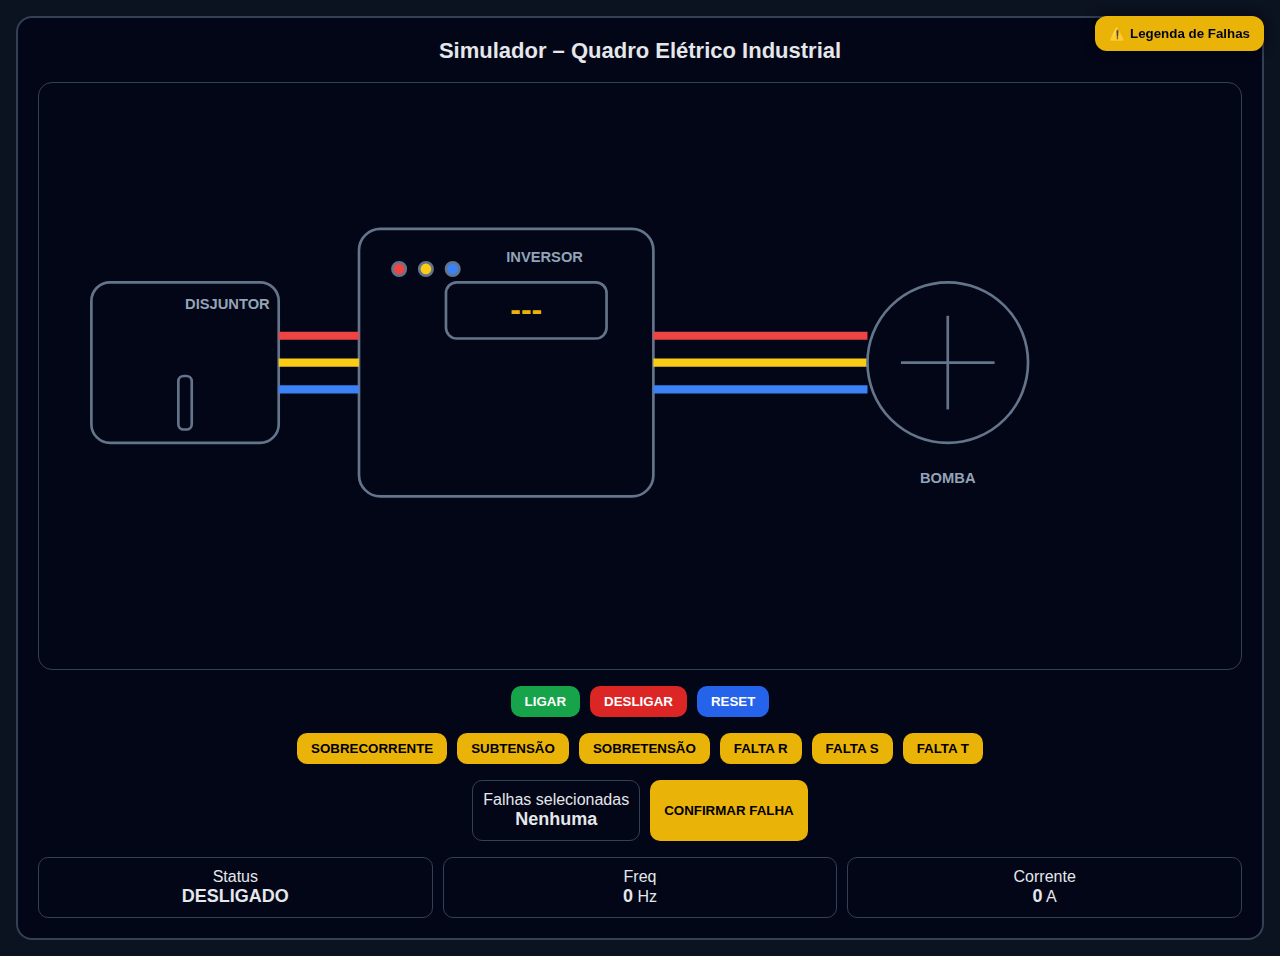
<file: index.html>
<!DOCTYPE html>
<html lang="pt-BR">
<head>
<meta charset="UTF-8">
<title>Simulador Quadro Elétrico</title>
<link rel="stylesheet" href="style.css">
</head>
<body>

<!-- BOTÃO DA LEGENDA -->
<button id="legendBtn">⚠️ Legenda de Falhas</button>

<!-- BLACKOUT (CAMADA GLOBAL) -->
<div id="blackout"
     style="
       position:fixed;
       inset:0;
       background:#000;
       opacity:0;
       pointer-events:none;
       z-index:2000;
     ">
</div>

<div class="wrapper">
  <div class="panel">

    <h2>Simulador – Quadro Elétrico Industrial</h2>

    <div class="layout">

<!-- SIMULADOR -->
<div class="sim">

  <!-- PALCO FIXO DO DESENHO -->
  <div class="sim-stage" style="position:relative">

    <!-- OBJETO ÚNICO RESPONSIVO -->
    <svg class="sim-core"
         viewBox="0 0 860 420"
         preserveAspectRatio="xMidYMid meet">

      <!-- DISJUNTOR -->
      <rect x="20" y="140" width="140" height="120" rx="14"/>
      <text x="90" y="160" class="label">DISJUNTOR</text>
      <rect id="lever" x="85" y="210" width="10" height="40" rx="4"/>

      <!-- INVERSOR -->
      <rect x="220" y="100" width="220" height="200" rx="16"/>
      <text x="330" y="125" class="label">INVERSOR</text>

      <!-- VISOR -->
      <rect x="285" y="140" width="120" height="42" rx="8"/>
      <text id="errCode" x="345" y="168" text-anchor="middle">---</text>

      <!-- LED FASES -->
      <circle id="ledR" cx="250" cy="130" r="5"/>
      <circle id="ledS" cx="270" cy="130" r="5"/>
      <circle id="ledT" cx="290" cy="130" r="5"/>

      <!-- CABOS -->
      <line x1="160" y1="180" x2="220" y2="180" class="phaseR"/>
      <line x1="160" y1="200" x2="220" y2="200" class="phaseS"/>
      <line x1="160" y1="220" x2="220" y2="220" class="phaseT"/>

      <line x1="440" y1="180" x2="600" y2="180" class="phaseR"/>
      <line x1="440" y1="200" x2="600" y2="200" class="phaseS"/>
      <line x1="440" y1="220" x2="600" y2="220" class="phaseT"/>

      <!-- ENERGIA -->
      <line id="rInE"  x1="160" y1="180" x2="220" y2="180" class="energy"/>
      <line id="sInE"  x1="160" y1="200" x2="220" y2="200" class="energy"/>
      <line id="tInE"  x1="160" y1="220" x2="220" y2="220" class="energy"/>

      <line id="rOutE" x1="440" y1="180" x2="600" y2="180" class="energy"/>
      <line id="sOutE" x1="440" y1="200" x2="600" y2="200" class="energy"/>
      <line id="tOutE" x1="440" y1="220" x2="600" y2="220" class="energy"/>

      <!-- FAÍSCA -->
      <circle id="spark"
              cx="440"
              cy="200"
              r="6"
              fill="#fde047"
              style="display:none"/>

      <!-- FUMAÇA -->
      <g id="smoke" style="display:none">
        <circle cx="440" cy="185" r="10" fill="rgba(156,163,175,0.6)"/>
        <circle cx="455" cy="175" r="8"  fill="rgba(156,163,175,0.5)"/>
        <circle cx="425" cy="175" r="9"  fill="rgba(156,163,175,0.4)"/>
      </g>

      <!-- BOMBA -->
      <circle cx="660" cy="200" r="60"/>
      <line id="imp1" x1="660" y1="165" x2="660" y2="235"/>
      <line id="imp2" x1="625" y1="200" x2="695" y2="200"/>
      <text x="660" y="290" text-anchor="middle" class="label">BOMBA</text>

    </svg>
  </div>

  <!-- CONTROLES -->
  <div class="btns">
    <button class="start" onclick="start()">LIGAR</button>
    <button class="stop" onclick="stop()">DESLIGAR</button>
    <button class="reset" onclick="resetAll()">RESET</button>
  </div>

  <!-- SELEÇÃO DE FALHAS -->
  <div class="btns">
    <button class="fault" onclick="setFault('OC')">SOBRECORRENTE</button>
    <button class="fault" onclick="setFault('UV')">SUBTENSÃO</button>
    <button class="fault" onclick="setFault('OV')">SOBRETENSÃO</button>
    <button class="fault" onclick="setFault('FR')">FALTA R</button>
    <button class="fault" onclick="setFault('FS')">FALTA S</button>
    <button class="fault" onclick="setFault('FT')">FALTA T</button>
  </div>

  <!-- CONFIRMAÇÃO DE FALHAS -->
  <div class="btns">
    <div class="reading">
      Falhas selecionadas<br>
      <span id="faultView">Nenhuma</span>
    </div>

    <button class="fault confirm" onclick="confirmFault()">
      CONFIRMAR FALHA
    </button>
  </div>

  <!-- LEITURAS -->
  <div class="readings">
    <div class="reading">Status<br><span id="statusEl">DESLIGADO</span></div>
    <div class="reading">Freq<br><span id="freqEl">0</span> Hz</div>
    <div class="reading">Corrente<br><span id="ampEl">0</span> A</div>
  </div>

</div>

<!-- LEGENDA -->
<div class="fault-list" id="legendBox">
  <h3>Legenda de Falhas</h3>
  <ul>
    <li><strong>E101</strong> – Sobrecorrente</li>
    <li><strong>E102</strong> – Subtensão</li>
    <li><strong>E103</strong> – Sobretensão</li>
    <li><strong>E201</strong> – Falta fase R</li>
    <li><strong>E202</strong> – Falta fase S</li>
    <li><strong>E203</strong> – Falta fase T</li>
    <li><strong>E204–E206</strong> – Duas fases ausentes</li>
    <li><strong>E207</strong> – Falta total de fases</li>
    <li><strong>E301–E303</strong> – Falta + sobrecorrente</li>
    <li><strong>E999</strong> – Falha múltipla</li>
  </ul>
</div>

<script src="script.js"></script>
</body>
</html>
</file>
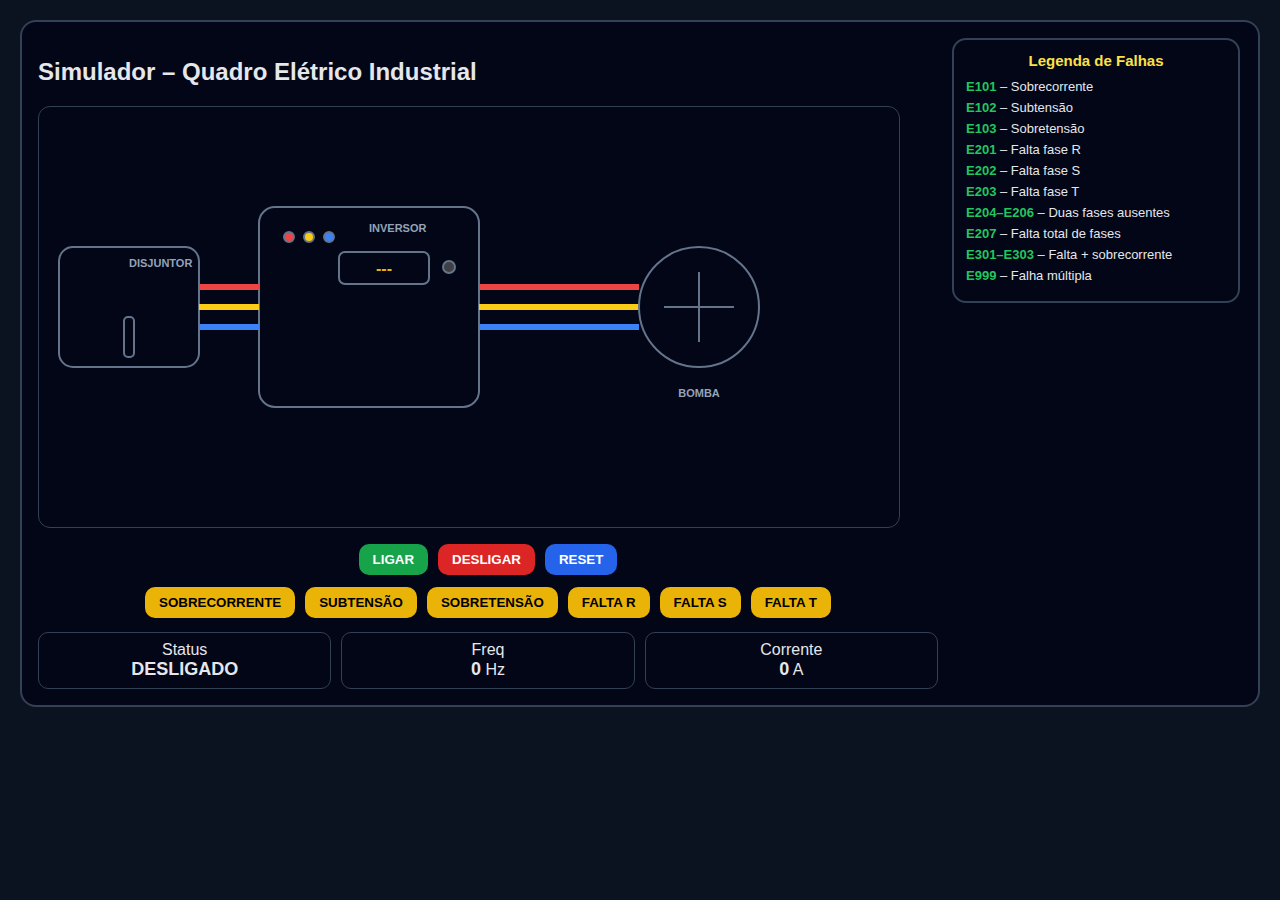
<file: Simulador de Campo/index.html>
<!DOCTYPE html>
<html lang="pt-BR">
<head>
<meta charset="UTF-8">
<title>Simulador Soft Start</title>
<link rel="stylesheet" href="style.css">
</head>
<body>

<div class="wrapper">
<div class="panel layout">

<div class="sim">

<h2>Simulador – Quadro Elétrico Industrial</h2>

<svg width="860" height="420">

  <!-- DISJUNTOR -->
  <rect x="20" y="140" width="140" height="120" rx="14"/>
  <text x="90" y="160" class="label">DISJUNTOR</text>
  <rect id="lever" x="85" y="210" width="10" height="40" rx="4"/>

  <!-- INVERSOR -->
  <rect x="220" y="100" width="220" height="200" rx="16"/>
  <text x="330" y="125" class="label">INVERSOR</text>

  <!-- VISOR ERRO -->
  <rect x="300" y="145" width="90" height="32" rx="6"/>
  <text id="errCode" x="345" y="167" text-anchor="middle">---</text>

  <!-- LED FALHA -->
  <circle id="ledFault" cx="410" cy="160" r="6"/>

  <!-- LED FASES -->
  <circle id="ledR" cx="250" cy="130" r="5"/>
  <circle id="ledS" cx="270" cy="130" r="5"/>
  <circle id="ledT" cx="290" cy="130" r="5"/>

  <!-- CABOS -->
  <line x1="160" y1="180" x2="220" y2="180" class="phaseR"/>
  <line x1="160" y1="200" x2="220" y2="200" class="phaseS"/>
  <line x1="160" y1="220" x2="220" y2="220" class="phaseT"/>

  <line x1="440" y1="180" x2="600" y2="180" class="phaseR"/>
  <line x1="440" y1="200" x2="600" y2="200" class="phaseS"/>
  <line x1="440" y1="220" x2="600" y2="220" class="phaseT"/>

  <!-- ENERGIA -->
  <line id="rInE"  x1="160" y1="180" x2="220" y2="180" class="energy"/>
  <line id="sInE"  x1="160" y1="200" x2="220" y2="200" class="energy"/>
  <line id="tInE"  x1="160" y1="220" x2="220" y2="220" class="energy"/>

  <line id="rOutE" x1="440" y1="180" x2="600" y2="180" class="energy"/>
  <line id="sOutE" x1="440" y1="200" x2="600" y2="200" class="energy"/>
  <line id="tOutE" x1="440" y1="220" x2="600" y2="220" class="energy"/>

  <!-- FAÍSCA -->
  <circle id="spark" cx="440" cy="200" r="6" fill="#fde047" style="display:none"/>

  <!-- BOMBA -->
  <circle cx="660" cy="200" r="60"/>
  <line id="imp1" x1="660" y1="165" x2="660" y2="235"/>
  <line id="imp2" x1="625" y1="200" x2="695" y2="200"/>
  <text x="660" y="290" text-anchor="middle" class="label">BOMBA</text>

</svg>

<div class="btns">
  <button class="start" onclick="start()">LIGAR</button>
  <button class="stop" onclick="stop()">DESLIGAR</button>
  <button class="reset" onclick="resetAll()">RESET</button>
</div>

<div class="btns">
  <button class="fault" onclick="setFault('OC')">SOBRECORRENTE</button>
  <button class="fault" onclick="setFault('UV')">SUBTENSÃO</button>
  <button class="fault" onclick="setFault('OV')">SOBRETENSÃO</button>
  <button class="fault" onclick="setFault('FR')">FALTA R</button>
  <button class="fault" onclick="setFault('FS')">FALTA S</button>
  <button class="fault" onclick="setFault('FT')">FALTA T</button>
</div>

<div class="readings">
  <div class="reading">Status<br><span id="statusEl">DESLIGADO</span></div>
  <div class="reading">Freq<br><span id="freqEl">0</span> Hz</div>
  <div class="reading">Corrente<br><span id="ampEl">0</span> A</div>
</div>

</div>

<!-- LEGENDA -->
<div class="fault-list">
  <h3>Legenda de Falhas</h3>
  <ul>
    <li><strong>E101</strong> – Sobrecorrente</li>
    <li><strong>E102</strong> – Subtensão</li>
    <li><strong>E103</strong> – Sobretensão</li>
    <li><strong>E201</strong> – Falta fase R</li>
    <li><strong>E202</strong> – Falta fase S</li>
    <li><strong>E203</strong> – Falta fase T</li>
    <li><strong>E204–E206</strong> – Duas fases ausentes</li>
    <li><strong>E207</strong> – Falta total de fases</li>
    <li><strong>E301–E303</strong> – Falta + sobrecorrente</li>
    <li><strong>E999</strong> – Falha múltipla</li>
  </ul>
</div>

</div>
</div>

<script src="script.js"></script>
</body>
</html>
</file>
<file: style.css>
/* ================= BASE ================= */

body{
  margin:0;
  background:#0b1220;
  color:#e5e7eb;
  font-family:Arial;
  overflow-x:hidden;
}

/* ================= WRAPPER ================= */

.wrapper{
  padding:16px;
  min-height:100vh;
  box-sizing:border-box;
}

/* ================= PAINEL ================= */

.panel{
  background:#020617;
  border:2px solid #334155;
  border-radius:16px;
  padding:20px;
  margin:auto;
  max-width:1400px;
}

/* ================= TÍTULO ================= */

.panel h2{
  margin:0 0 18px;
  text-align:center;
  font-size:22px;
}

/* ================= LAYOUT ================= */

.layout{
  display:flex;
  justify-content:center;
}

/* ================= SIMULADOR ================= */

.sim{
  width:100%;
  display:flex;
  flex-direction:column;
  align-items:center;
  gap:16px;
}

/* ================= BLOCO ESCALÁVEL REAL ================= */

.sim-scale{
  width:900px;
  max-width:100%;
  transform-origin: top center;
  display:flex;
  flex-direction:column;
  align-items:center;
  gap:14px;
}

/* ================= PALCO ================= */

.sim-stage{
  width:100%;
  aspect-ratio: 860 / 420;
  background:#020617;
  border:1px solid #334155;
  border-radius:14px;
  display:flex;
  align-items:center;
  justify-content:center;
  padding:12px;
  box-sizing:border-box;
  position:relative;
  overflow:hidden;
}

/* ================= SVG ================= */

.sim-core{
  width:100%;
  height:100%;
  display:block;
}

/* ================= DESENHO ================= */

rect,circle,line{
  stroke:#64748b;
  fill:none;
  stroke-width:2;
}

.label{
  fill:#94a3b8;
  font-size:11px;
  font-weight:bold;
}

.phaseR{stroke:#ef4444;stroke-width:6}
.phaseS{stroke:#facc15;stroke-width:6}
.phaseT{stroke:#3b82f6;stroke-width:6}

/* ================= ENERGIA ================= */

.energy{
  stroke:#fde047;
  stroke-width:4;
  stroke-dasharray:2 14;
  animation:flow .6s linear infinite;
  display:none;
}

@keyframes flow{
  to{stroke-dashoffset:-16}
}

/* ================= VISOR / LEDS ================= */

#errCode{
  fill:#eab308;
  font-weight:bold;
  font-size:24px;
}

#ledFault{fill:#3f3f46}
#ledR{fill:#ef4444}
#ledS{fill:#facc15}
#ledT{fill:#3b82f6}

/* ================= FAÍSCA (NOVO – REALISTA) ================= */

.spark-line{
  stroke:#fde047;
  stroke-width:1.2;
  stroke-linecap:round;
  filter:
    drop-shadow(0 0 2px #fde047)
    drop-shadow(0 0 6px #fde047);
  opacity:.9;
  animation:sparkFade .18s linear forwards;
}

@keyframes sparkFade{
  to{ opacity:0; }
}

/* ================= FUMAÇA (NOVO – REALISTA) ================= */

.smoke-puff{
  fill:#9ca3af;
  opacity:.35;
  filter:blur(8px);
  animation:smokeRise 3.5s ease-out forwards;
}

@keyframes smokeRise{
  0%{
    transform:translateY(0) scale(1);
    opacity:.35;
  }
  100%{
    transform:translateY(-35px) scale(1.3);
    opacity:0;
  }
}

/* ================= BLACKOUT ================= */

#blackout{
  position:absolute;
  inset:0;
  background:#020617;
  opacity:0;
  pointer-events:none;
  z-index:50;
}

/* ================= BOTÕES ================= */

.btns{
  display:flex;
  gap:10px;
  justify-content:center;
  flex-wrap:wrap;
}

button{
  padding:8px 14px;
  border-radius:10px;
  border:none;
  font-weight:bold;
  cursor:pointer;
}

.start{background:#16a34a;color:#fff}
.stop{background:#dc2626;color:#fff}
.reset{background:#2563eb;color:#fff}
.fault{background:#eab308;color:#000}

/* ================= LEITURAS ================= */

.readings{
  width:100%;
  display:grid;
  grid-template-columns:repeat(3,1fr);
  gap:10px;
}

.reading{
  border:1px solid #334155;
  border-radius:10px;
  padding:10px;
  text-align:center;
  background:#020617;
}

.reading span{
  font-size:18px;
  font-weight:bold;
}

/* ================= LEGENDA ================= */

#legendBtn{
  position:fixed;
  top:16px;
  right:16px;
  z-index:3000;
  background:#eab308;
  color:#020617;
  border:none;
  border-radius:12px;
  padding:10px 14px;
  font-weight:bold;
  cursor:pointer;
  box-shadow:0 0 12px rgba(0,0,0,.6);
}

.fault-list{
  position:fixed;
  top:60px;
  right:16px;
  width:280px;
  background:#020617;
  border:2px solid #334155;
  border-radius:14px;
  padding:12px;
  z-index:2999;
  opacity:0;
  transform:translateY(-10px);
  pointer-events:none;
  transition:.25s ease;
}

.fault-list.open{
  opacity:1;
  transform:translateY(0);
  pointer-events:auto;
}

/* ================= RESPONSIVO ================= */

@media(max-width:1000px){
  .sim-scale{ transform:scale(0.9); }
}

@media(max-width:800px){
  .sim-scale{ transform:scale(0.8); }
}

@media(max-width:600px){
  .sim-scale{ transform:scale(0.7); }
  .readings{ grid-template-columns:1fr; }
}

@media(max-width:450px){
  .sim-scale{ transform:scale(0.6); }
}
</file>
<file: Simulador de Campo/style.css>
body{
  margin:0;
  background:#0b1220;
  color:#e5e7eb;
  font-family:Arial;
}

.wrapper{padding:20px}

.panel{
  background:#020617;
  border:2px solid #334155;
  border-radius:16px;
  padding:16px;
  margin:auto;
}

.layout{
  display:flex;
  gap:14px;
  align-items:flex-start;
}

.sim{width:900px}

svg{
  background:#020617;
  border-radius:12px;
  border:1px solid #334155
}

rect,circle,line{
  stroke:#64748b;
  fill:none;
  stroke-width:2
}

.label{
  fill:#94a3b8;
  font-size:11px;
  font-weight:bold
}

.phaseR{stroke:#ef4444;stroke-width:6}
.phaseS{stroke:#facc15;stroke-width:6}
.phaseT{stroke:#3b82f6;stroke-width:6}

.energy{
  stroke:#fde047;
  stroke-width:4;
  stroke-dasharray:2 14;
  animation:flow .6s linear infinite;
  display:none;
}

@keyframes flow{
  to{stroke-dashoffset:-16}
}

#errCode{fill:#eab308;font-weight:bold}
#ledFault{fill:#3f3f46}
#ledR{fill:#ef4444}
#ledS{fill:#facc15}
#ledT{fill:#3b82f6}

.btns{
  display:flex;
  gap:10px;
  justify-content:center;
  margin-top:12px
}

button{
  padding:8px 14px;
  border-radius:10px;
  border:none;
  font-weight:bold;
  cursor:pointer
}

.start{background:#16a34a;color:#fff}
.stop{background:#dc2626;color:#fff}
.reset{background:#2563eb;color:#fff}
.fault{background:#eab308;color:#000}

.readings{
  margin-top:14px;
  display:grid;
  grid-template-columns:repeat(3,1fr);
  gap:10px
}

.reading{
  border:1px solid #334155;
  border-radius:10px;
  padding:8px;
  text-align:center
}

.reading span{
  font-size:18px;
  font-weight:bold
}

.fault-list{
  width:260px;
  background:#020617;
  border:2px solid #334155;
  border-radius:14px;
  padding:12px;
}

.fault-list h3{
  margin:0 0 10px;
  font-size:15px;
  text-align:center;
  color:#fde047;
}

.fault-list ul{
  list-style:none;
  padding:0;
  margin:0;
}

.fault-list li{
  font-size:13px;
  margin-bottom:6px;
}

.fault-list strong{
  color:#22c55e;
}
</file>
